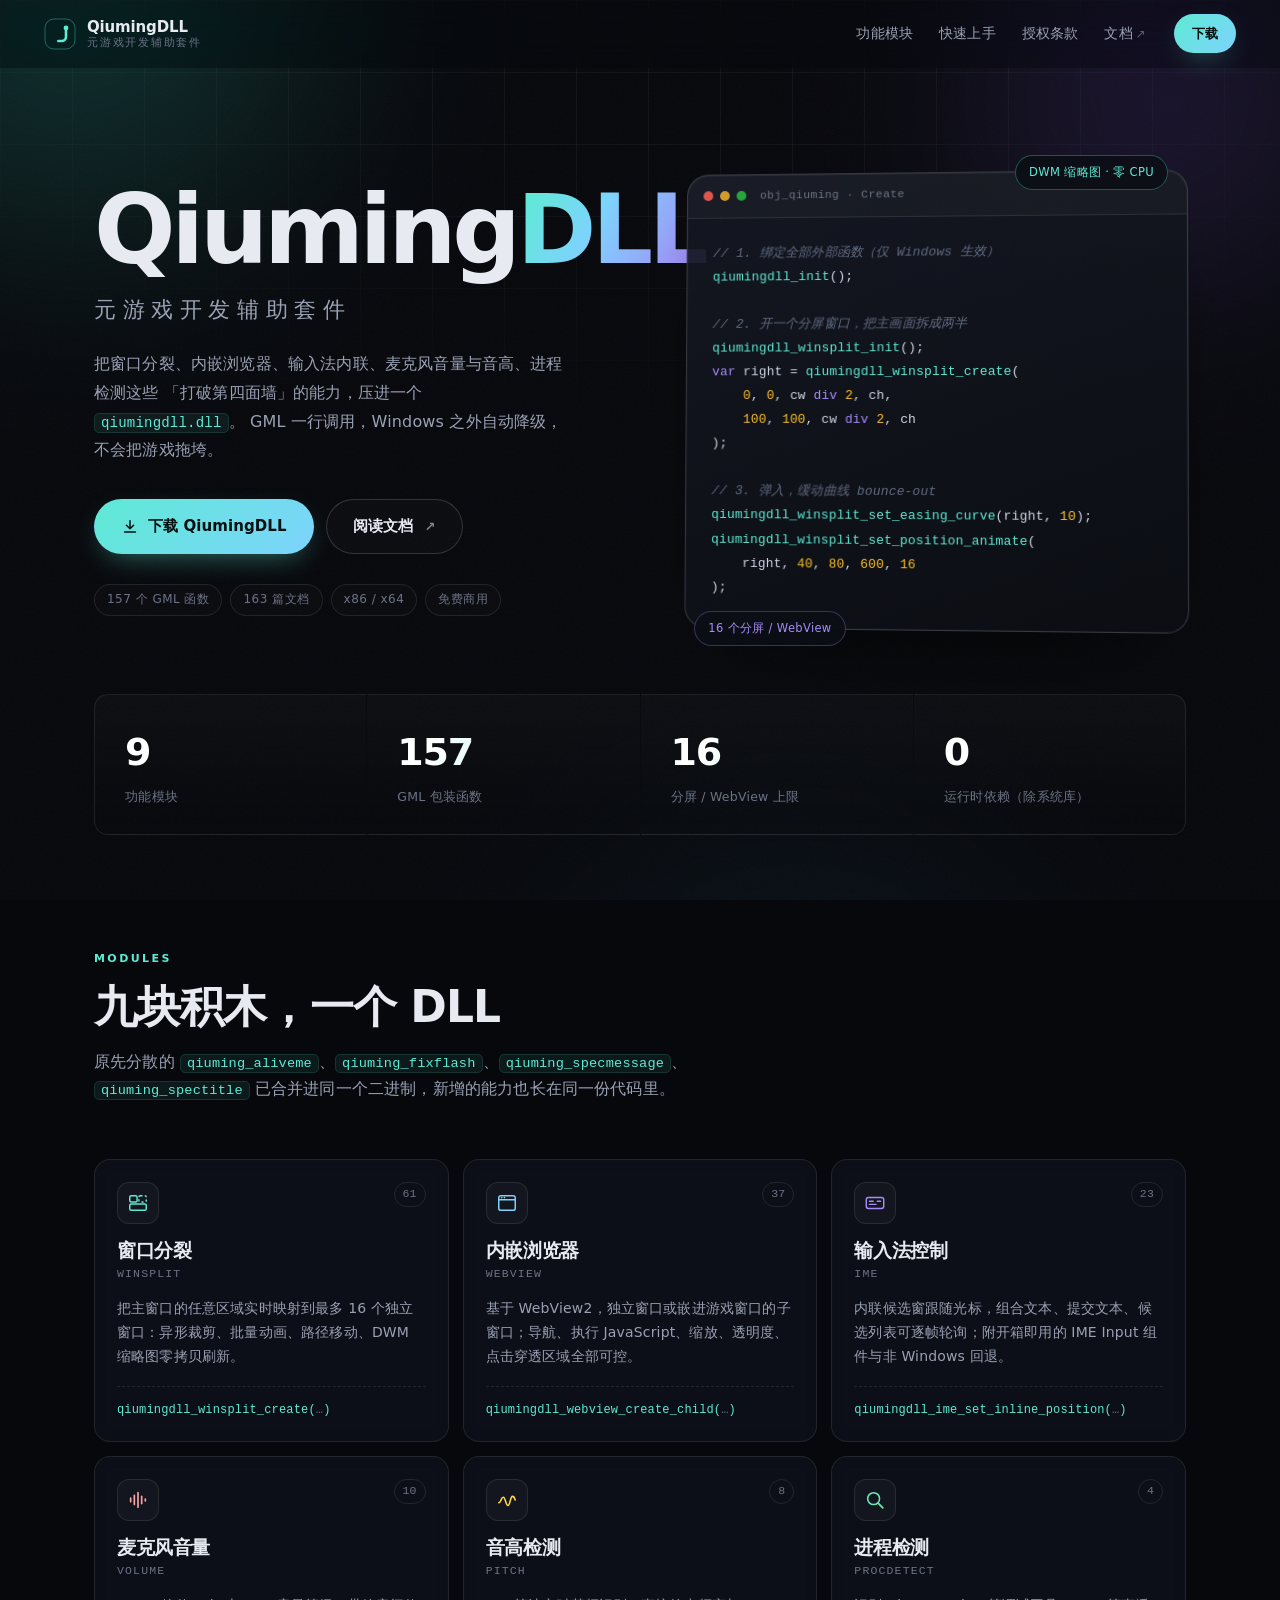
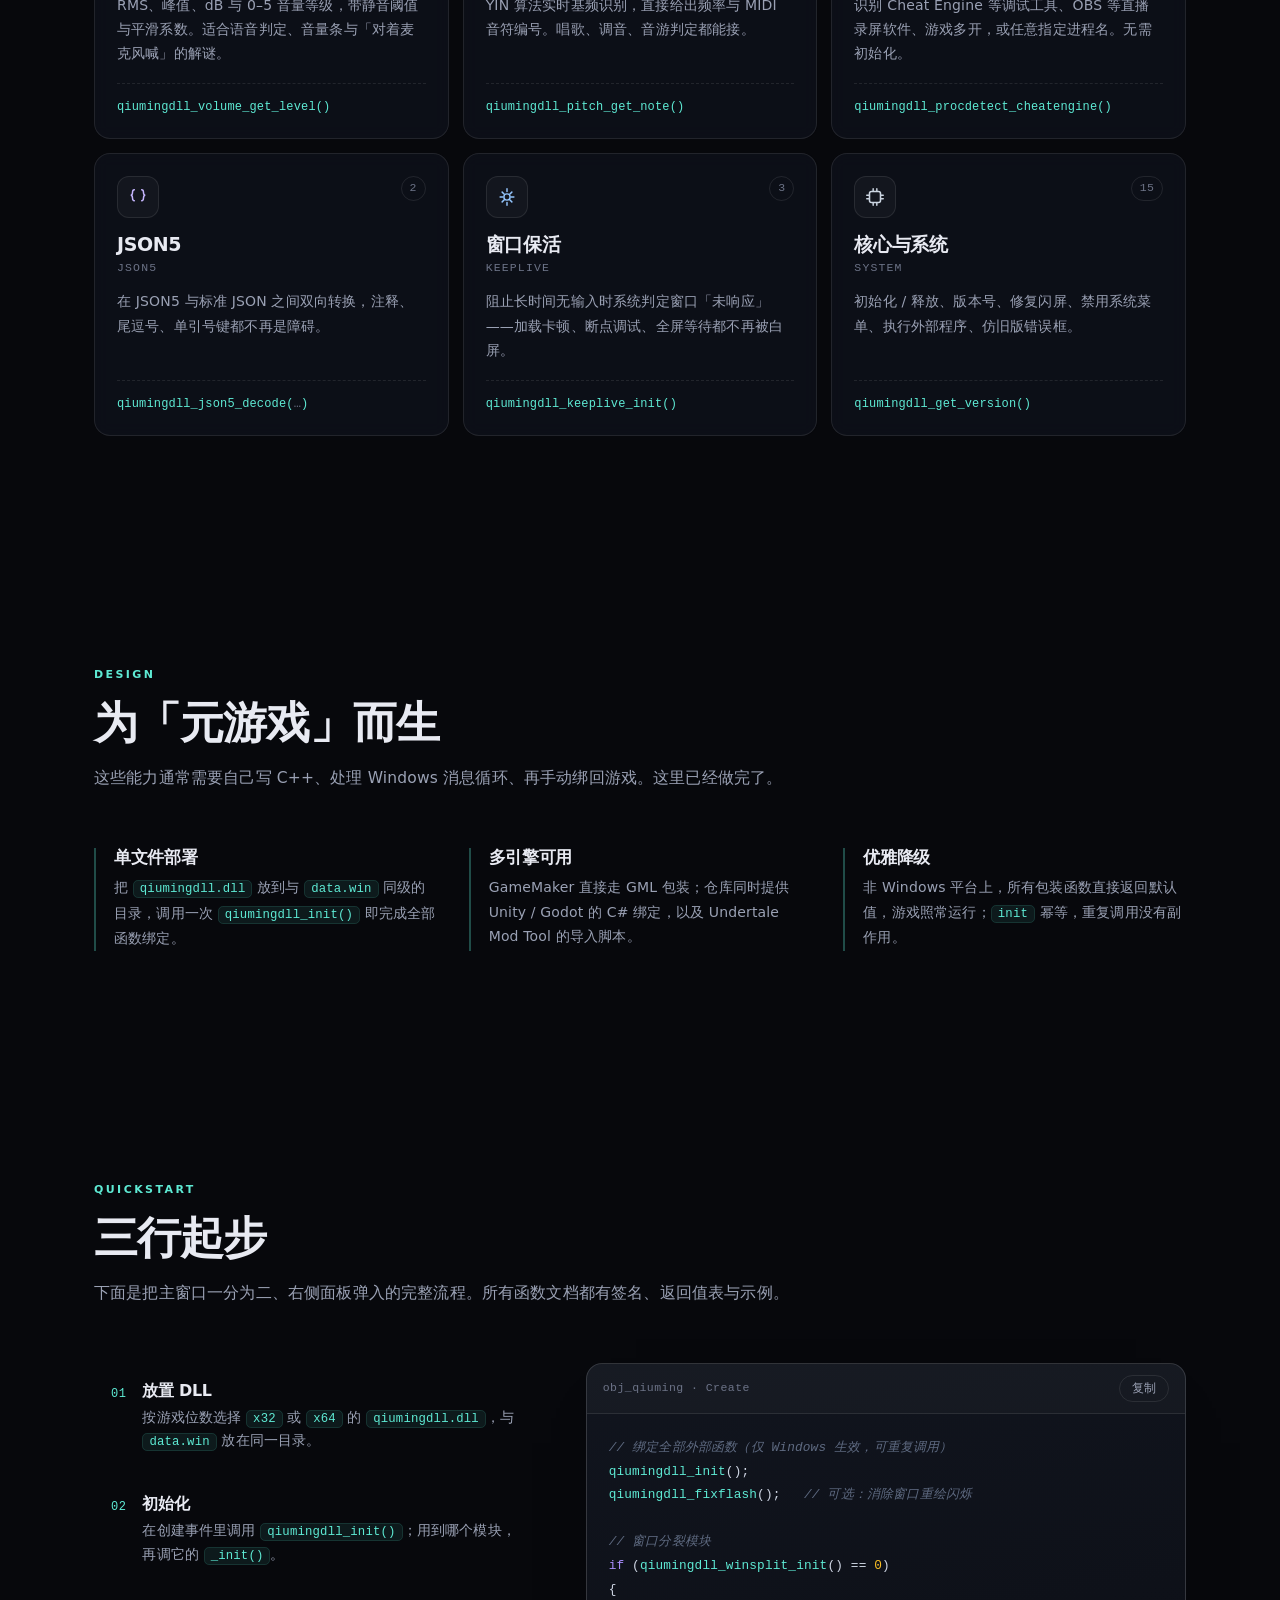
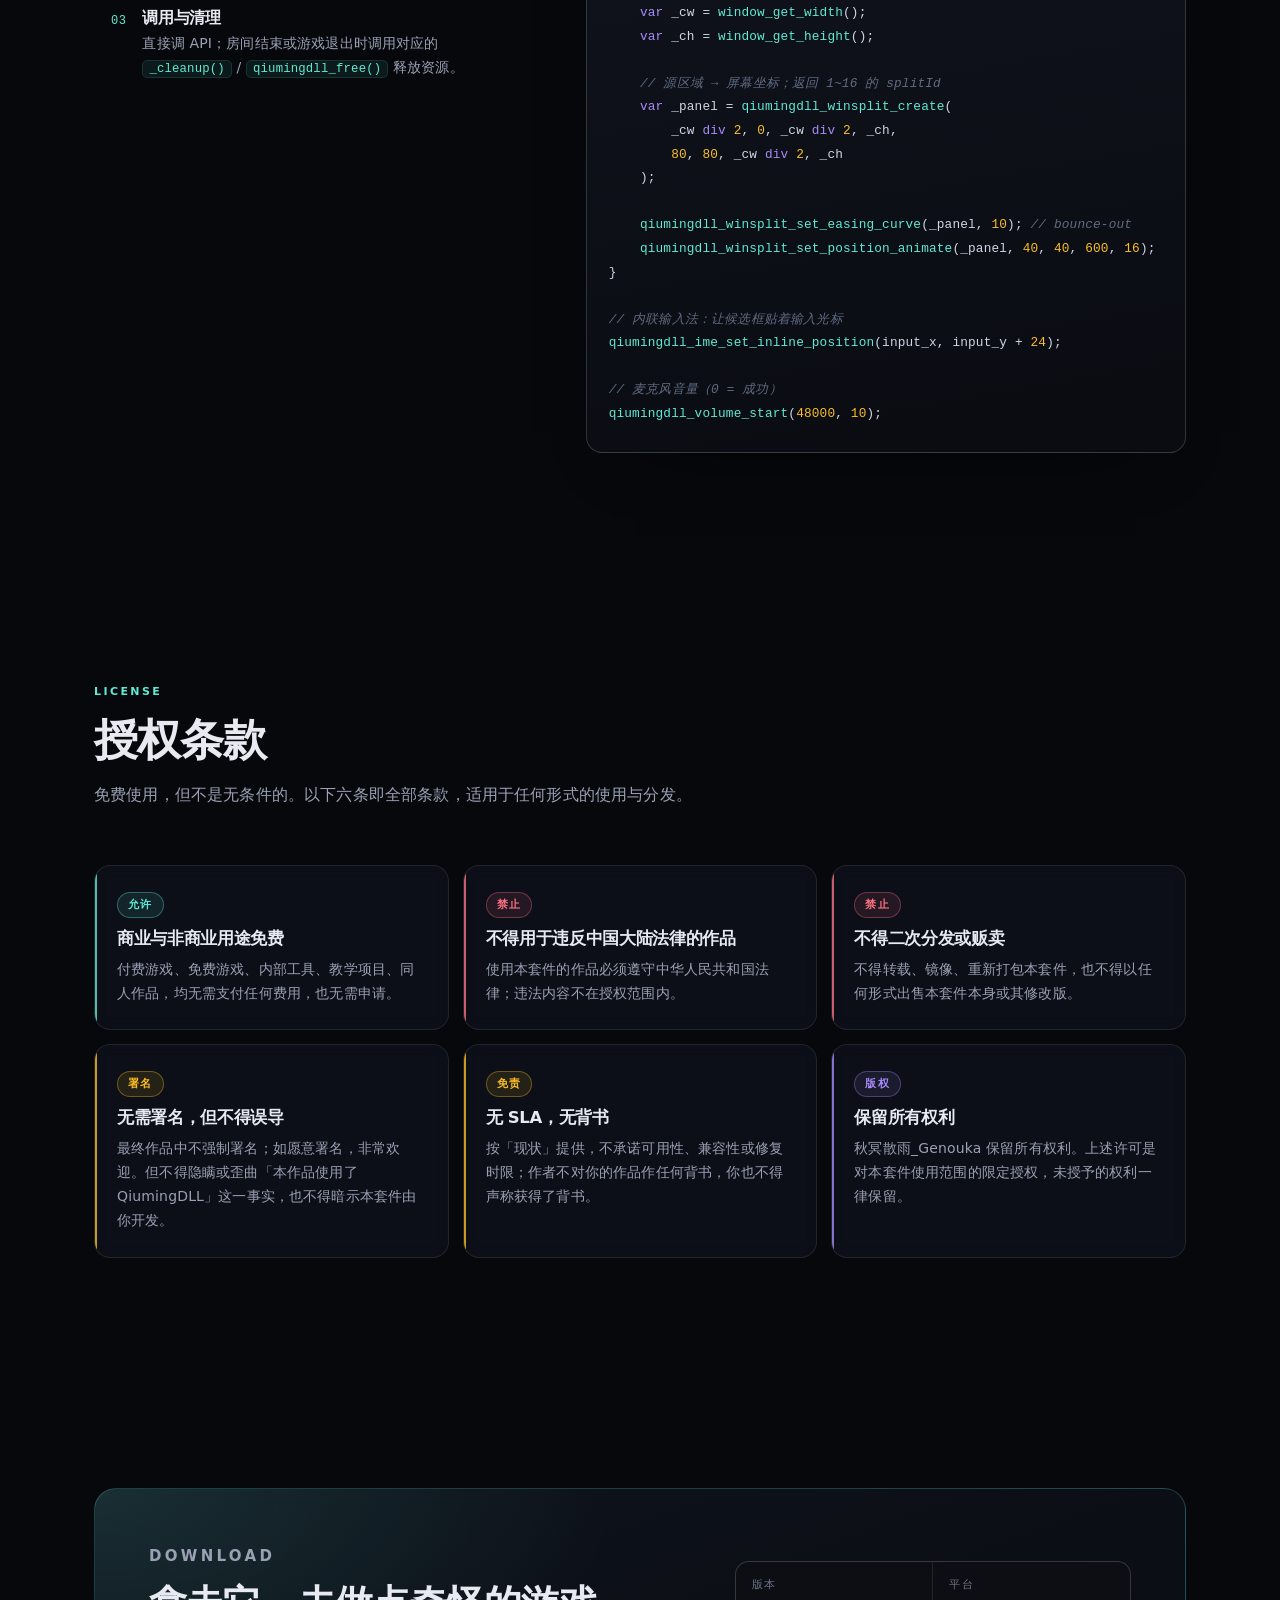
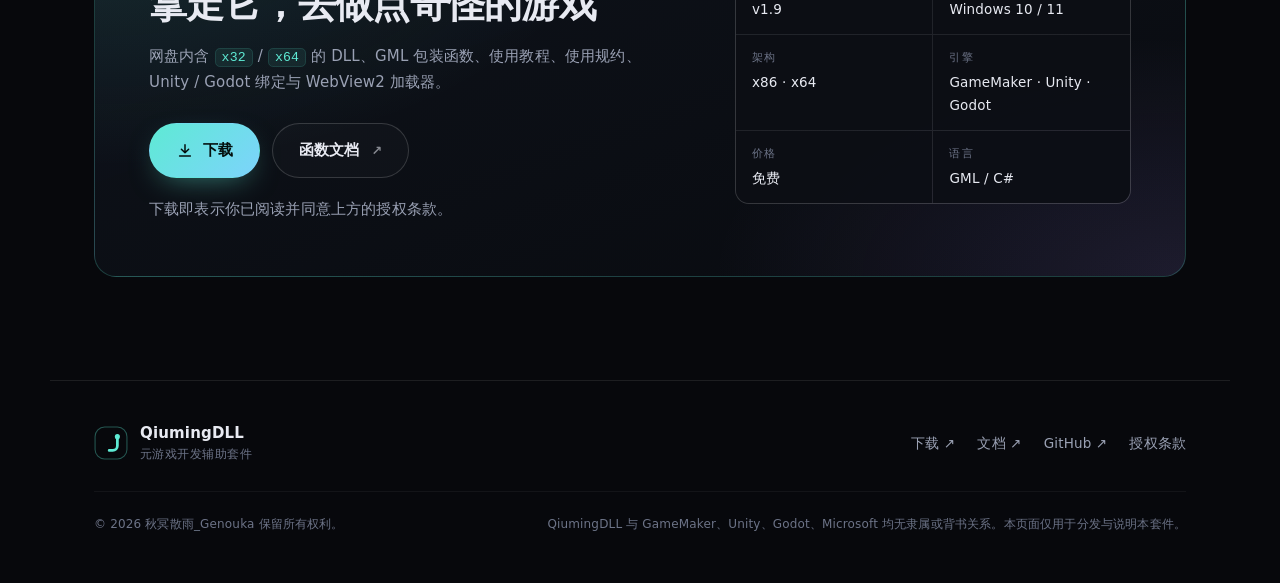
<file: index.html>
<!DOCTYPE html>
<html lang="zh-CN">
<head>
<meta charset="utf-8">
<meta name="viewport" content="width=device-width, initial-scale=1, viewport-fit=cover">
<title>QiumingDLL · 元游戏开发辅助套件</title>
<meta name="description" content="QiumingDLL 是面向 GameMaker、Unity、Godot 等任意引擎的 Windows 扩展：窗口分裂、内嵌浏览器、输入法内联、麦克风音量与音高、进程检测、JSON5。免费用于商业与非商业作品。">
<meta name="theme-color" content="#08090d">
<meta property="og:type" content="website">
<meta property="og:title" content="QiumingDLL · 元游戏开发辅助套件">
<meta property="og:description" content="一个 DLL，把窗口分裂、内嵌浏览器、输入法、麦克风感知与进程检测交给 GameMaker、Unity、Godot。">
<meta property="og:url" content="https://qiumingdll.genouka.top/">
<link rel="icon" href="data:image/svg+xml,%3Csvg xmlns='http://www.w3.org/2000/svg' viewBox='0 0 32 32'%3E%3Crect width='32' height='32' rx='8' fill='%230b0d13'/%3E%3Cpath d='M22 10.5v8.2a4.3 4.3 0 0 1-4.3 4.3h-3.4' fill='none' stroke='%2364e0d0' stroke-width='3' stroke-linecap='round'/%3E%3Ccircle cx='22' cy='10' r='2.6' fill='%23a78bfa'/%3E%3C/svg%3E">
<link rel="stylesheet" href="assets/style.css">
</head>
<body>
<div class="backdrop" aria-hidden="true">
  <div class="orb orb-a"></div>
  <div class="orb orb-b"></div>
  <div class="orb orb-c"></div>
  <div class="grid-lines"></div>
  <div class="grain"></div>
</div>

<a class="skip" href="#main">跳到主要内容</a>

<header class="nav" id="nav">
  <a class="brand" href="#top" aria-label="QiumingDLL 首页">
    <svg class="brand-mark" viewBox="0 0 32 32" aria-hidden="true">
      <rect x="1" y="1" width="30" height="30" rx="9" fill="none" stroke="currentColor" stroke-opacity=".35"/>
      <path d="M22 10.5v8.2a4.3 4.3 0 0 1-4.3 4.3h-3.4" fill="none" stroke="currentColor" stroke-width="2.6" stroke-linecap="round"/>
      <circle cx="22" cy="10" r="2.4" fill="currentColor"/>
    </svg>
    <span class="brand-text">
      <strong>QiumingDLL</strong>
      <em>元游戏开发辅助套件</em>
    </span>
  </a>
  <nav class="nav-links" aria-label="站点导航">
    <a href="#modules">功能模块</a>
    <a href="#quickstart">快速上手</a>
    <a href="#license">授权条款</a>
    <a href="https://genouka.github.io/qiumingdll-docs/#/README" target="_blank" rel="noopener">文档<span class="ext" aria-hidden="true">↗</span></a>
  </nav>
  <a class="btn btn-primary btn-sm nav-cta" href="https://pan.quark.cn/s/0d6d1dbf3702" target="_blank" rel="noopener">下载</a>
  <button class="nav-toggle" id="navToggle" aria-expanded="false" aria-controls="navMenu" aria-label="展开导航">
    <span></span><span></span>
  </button>
  <div class="nav-menu" id="navMenu" hidden>
    <a href="#modules">功能模块</a>
    <a href="#quickstart">快速上手</a>
    <a href="#license">授权条款</a>
    <a href="https://genouka.github.io/qiumingdll-docs/#/README" target="_blank" rel="noopener">文档 ↗</a>
    <a href="https://pan.quark.cn/s/0d6d1dbf3702" target="_blank" rel="noopener">下载 ↗</a>
  </div>
</header>

<main id="main">
  <section class="hero" id="top">
    <div class="hero-copy">
      <h1>Qiuming<span class="grad">DLL</span></h1>
      <p class="tagline">元游戏开发辅助套件</p>
      <p class="lede">
        把窗口分裂、内嵌浏览器、输入法内联、麦克风音量与音高、进程检测这些
        「打破第四面墙」的能力，压进一个 <code>qiumingdll.dll</code>。
        GML 一行调用，Windows 之外自动降级，不会把游戏拖垮。
      </p>
      <div class="hero-actions">
        <a class="btn btn-primary btn-lg" href="https://pan.quark.cn/s/0d6d1dbf3702" target="_blank" rel="noopener">
          <svg viewBox="0 0 20 20" aria-hidden="true"><path d="M10 3v9m0 0 4-4m-4 4L6 8M4 15.5h12" fill="none" stroke="currentColor" stroke-width="1.7" stroke-linecap="round" stroke-linejoin="round"/></svg>
          下载 QiumingDLL
        </a>
        <a class="btn btn-ghost btn-lg" href="https://genouka.github.io/qiumingdll-docs/#/README" target="_blank" rel="noopener">
          阅读文档<span class="ext" aria-hidden="true">↗</span>
        </a>
      </div>
      <ul class="chips" role="list">
        <li>157 个 GML 函数</li>
        <li>163 篇文档</li>
        <li>x86 / x64</li>
        <li>免费商用</li>
      </ul>
    </div>

    <div class="hero-visual">
      <div class="window-card" aria-hidden="true">
        <div class="window-bar">
          <span class="lights"><i></i><i></i><i></i></span>
          <span class="window-title">obj_qiuming · Create</span>
        </div>
<pre class="code code-hero"><code><span class="c">// 1. 绑定全部外部函数（仅 Windows 生效）</span>
<span class="f">qiumingdll_init</span>();

<span class="c">// 2. 开一个分屏窗口，把主画面拆成两半</span>
<span class="f">qiumingdll_winsplit_init</span>();
<span class="k">var</span> right = <span class="f">qiumingdll_winsplit_create</span>(
    <span class="n">0</span>, <span class="n">0</span>, cw <span class="k">div</span> <span class="n">2</span>, ch,
    <span class="n">100</span>, <span class="n">100</span>, cw <span class="k">div</span> <span class="n">2</span>, ch
);

<span class="c">// 3. 弹入，缓动曲线 bounce-out</span>
<span class="f">qiumingdll_winsplit_set_easing_curve</span>(right, <span class="n">10</span>);
<span class="f">qiumingdll_winsplit_set_position_animate</span>(
    right, <span class="n">40</span>, <span class="n">80</span>, <span class="n">600</span>, <span class="n">16</span>
);</code></pre>
      </div>
      <div class="float-tag float-tag-a">DWM 缩略图 · 零 CPU</div>
      <div class="float-tag float-tag-b">16 个分屏 / WebView</div>
    </div>
  </section>

  <section class="stats" aria-label="概览数据">
    <div class="stat"><span class="stat-num">9</span><span class="stat-label">功能模块</span></div>
    <div class="stat"><span class="stat-num">157</span><span class="stat-label">GML 包装函数</span></div>
    <div class="stat"><span class="stat-num">16</span><span class="stat-label">分屏 / WebView 上限</span></div>
    <div class="stat"><span class="stat-num">0</span><span class="stat-label">运行时依赖（除系统库）</span></div>
  </section>

  <section class="section" id="modules">
    <div class="section-head reveal">
      <p class="kicker">Modules</p>
      <h2>九块积木，一个 DLL</h2>
      <p class="section-sub">原先分散的 <code>qiuming_aliveme</code>、<code>qiuming_fixflash</code>、<code>qiuming_specmessage</code>、<code>qiuming_spectitle</code> 已合并进同一个二进制，新增的能力也长在同一份代码里。</p>
    </div>

    <div class="cards">
      <article class="card reveal">
        <div class="card-top">
          <span class="card-icon icon-winsplit" aria-hidden="true">
            <svg viewBox="0 0 24 24"><rect x="3" y="4" width="8" height="7" rx="1.6" fill="none" stroke="currentColor" stroke-width="1.6"/><rect x="13" y="4" width="8" height="7" rx="1.6" fill="none" stroke="currentColor" stroke-width="1.6" stroke-dasharray="2.4 2.4"/><rect x="3" y="13" width="18" height="7" rx="1.6" fill="none" stroke="currentColor" stroke-width="1.6"/></svg>
          </span>
          <span class="card-count">61</span>
        </div>
        <h3>窗口分裂</h3>
        <p class="card-en">winsplit</p>
        <p class="card-desc">把主窗口的任意区域实时映射到最多 16 个独立窗口：异形裁剪、批量动画、路径移动、DWM 缩略图零拷贝刷新。</p>
        <p class="card-api">qiumingdll_winsplit_create(<span>…</span>)</p>
      </article>

      <article class="card reveal">
        <div class="card-top">
          <span class="card-icon icon-webview" aria-hidden="true">
            <svg viewBox="0 0 24 24"><rect x="3" y="4" width="18" height="16" rx="2.4" fill="none" stroke="currentColor" stroke-width="1.6"/><path d="M3 8.5h18" stroke="currentColor" stroke-width="1.6"/><circle cx="6.2" cy="6.2" r=".9" fill="currentColor"/><circle cx="9.2" cy="6.2" r=".9" fill="currentColor"/></svg>
          </span>
          <span class="card-count">37</span>
        </div>
        <h3>内嵌浏览器</h3>
        <p class="card-en">webview</p>
        <p class="card-desc">基于 WebView2，独立窗口或嵌进游戏窗口的子窗口；导航、执行 JavaScript、缩放、透明度、点击穿透区域全部可控。</p>
        <p class="card-api">qiumingdll_webview_create_child(<span>…</span>)</p>
      </article>

      <article class="card reveal">
        <div class="card-top">
          <span class="card-icon icon-ime" aria-hidden="true">
            <svg viewBox="0 0 24 24"><rect x="2.5" y="6" width="19" height="12" rx="2.4" fill="none" stroke="currentColor" stroke-width="1.6"/><path d="M6 10h4M6 13.5h7M14.5 10h3.5" stroke="currentColor" stroke-width="1.6" stroke-linecap="round"/></svg>
          </span>
          <span class="card-count">23</span>
        </div>
        <h3>输入法控制</h3>
        <p class="card-en">ime</p>
        <p class="card-desc">内联候选窗跟随光标，组合文本、提交文本、候选列表可逐帧轮询；附开箱即用的 IME Input 组件与非 Windows 回退。</p>
        <p class="card-api">qiumingdll_ime_set_inline_position(<span>…</span>)</p>
      </article>

      <article class="card reveal">
        <div class="card-top">
          <span class="card-icon icon-volume" aria-hidden="true">
            <svg viewBox="0 0 24 24"><path d="M4 10v4M8 7v10M12 4v16M16 8v8M20 11v2" stroke="currentColor" stroke-width="1.8" stroke-linecap="round"/></svg>
          </span>
          <span class="card-count">10</span>
        </div>
        <h3>麦克风音量</h3>
        <p class="card-en">volume</p>
        <p class="card-desc">RMS、峰值、dB 与 0–5 音量等级，带静音阈值与平滑系数。适合语音判定、音量条与「对着麦克风喊」的解谜。</p>
        <p class="card-api">qiumingdll_volume_get_level()</p>
      </article>

      <article class="card reveal">
        <div class="card-top">
          <span class="card-icon icon-pitch" aria-hidden="true">
            <svg viewBox="0 0 24 24"><path d="M3 15c2.5 0 2.5-6 5-6s2.5 9 5 9 2.5-10 5-10 2.5 4 3 4" fill="none" stroke="currentColor" stroke-width="1.8" stroke-linecap="round"/></svg>
          </span>
          <span class="card-count">8</span>
        </div>
        <h3>音高检测</h3>
        <p class="card-en">pitch</p>
        <p class="card-desc">YIN 算法实时基频识别，直接给出频率与 MIDI 音符编号。唱歌、调音、音游判定都能接。</p>
        <p class="card-api">qiumingdll_pitch_get_note()</p>
      </article>

      <article class="card reveal">
        <div class="card-top">
          <span class="card-icon icon-proc" aria-hidden="true">
            <svg viewBox="0 0 24 24"><circle cx="10.5" cy="10.5" r="6.5" fill="none" stroke="currentColor" stroke-width="1.7"/><path d="m15.4 15.4 5.1 5.1" stroke="currentColor" stroke-width="1.9" stroke-linecap="round"/></svg>
          </span>
          <span class="card-count">4</span>
        </div>
        <h3>进程检测</h3>
        <p class="card-en">procdetect</p>
        <p class="card-desc">识别 Cheat Engine 等调试工具、OBS 等直播录屏软件、游戏多开，或任意指定进程名。无需初始化。</p>
        <p class="card-api">qiumingdll_procdetect_cheatengine()</p>
      </article>

      <article class="card reveal">
        <div class="card-top">
          <span class="card-icon icon-json5" aria-hidden="true">
            <svg viewBox="0 0 24 24"><path d="M8 4c-2 0-2 2-2 3s0 3-2 3c2 0 2 2 2 3s0 3 2 3M16 4c2 0 2 2 2 3s0 3 2 3c-2 0-2 2-2 3s0 3-2 3" fill="none" stroke="currentColor" stroke-width="1.6" stroke-linecap="round"/></svg>
          </span>
          <span class="card-count">2</span>
        </div>
        <h3>JSON5</h3>
        <p class="card-en">json5</p>
        <p class="card-desc">在 JSON5 与标准 JSON 之间双向转换，注释、尾逗号、单引号键都不再是障碍。</p>
        <p class="card-api">qiumingdll_json5_decode(<span>…</span>)</p>
      </article>

      <article class="card reveal">
        <div class="card-top">
          <span class="card-icon icon-keep" aria-hidden="true">
            <svg viewBox="0 0 24 24"><path d="M12 3v3M12 18v3M4.5 12h3M16.5 12h3M6.7 6.7l2.1 2.1M15.2 15.2l2.1 2.1M17.3 6.7l-2.1 2.1M8.8 15.2l-2.1 2.1" stroke="currentColor" stroke-width="1.6" stroke-linecap="round"/><circle cx="12" cy="12" r="3.4" fill="none" stroke="currentColor" stroke-width="1.6"/></svg>
          </span>
          <span class="card-count">3</span>
        </div>
        <h3>窗口保活</h3>
        <p class="card-en">keeplive</p>
        <p class="card-desc">阻止长时间无输入时系统判定窗口「未响应」——加载卡顿、断点调试、全屏等待都不再被白屏。</p>
        <p class="card-api">qiumingdll_keeplive_init()</p>
      </article>

      <article class="card reveal">
        <div class="card-top">
          <span class="card-icon icon-core" aria-hidden="true">
            <svg viewBox="0 0 24 24"><rect x="6" y="6" width="12" height="12" rx="2.2" fill="none" stroke="currentColor" stroke-width="1.7"/><path d="M10 3v2.5M14 3v2.5M10 18.5V21M14 18.5V21M3 10h2.5M3 14h2.5M18.5 10H21M18.5 14H21" stroke="currentColor" stroke-width="1.6" stroke-linecap="round"/></svg>
          </span>
          <span class="card-count">15</span>
        </div>
        <h3>核心与系统</h3>
        <p class="card-en">system</p>
        <p class="card-desc">初始化 / 释放、版本号、修复闪屏、禁用系统菜单、执行外部程序、仿旧版错误框。</p>
        <p class="card-api">qiumingdll_get_version()</p>
      </article>
    </div>
  </section>

  <section class="section" id="design">
    <div class="section-head reveal">
      <p class="kicker">Design</p>
      <h2>为「元游戏」而生</h2>
      <p class="section-sub">这些能力通常需要自己写 C++、处理 Windows 消息循环、再手动绑回游戏。这里已经做完了。</p>
    </div>
    <div class="pillars">
      <div class="pillar reveal">
        <h3>单文件部署</h3>
        <p>把 <code>qiumingdll.dll</code> 放到与 <code>data.win</code> 同级的目录，调用一次 <code>qiumingdll_init()</code> 即完成全部函数绑定。</p>
      </div>
      <div class="pillar reveal">
        <h3>多引擎可用</h3>
        <p>GameMaker 直接走 GML 包装；仓库同时提供 Unity / Godot 的 C# 绑定，以及 Undertale Mod Tool 的导入脚本。</p>
      </div>
      <div class="pillar reveal">
        <h3>优雅降级</h3>
        <p>非 Windows 平台上，所有包装函数直接返回默认值，游戏照常运行；<code>init</code> 幂等，重复调用没有副作用。</p>
      </div>
    </div>
  </section>

  <section class="section" id="quickstart">
    <div class="section-head reveal">
      <p class="kicker">Quickstart</p>
      <h2>三行起步</h2>
      <p class="section-sub">下面是把主窗口一分为二、右侧面板弹入的完整流程。所有函数文档都有签名、返回值表与示例。</p>
    </div>

    <div class="quick-grid">
      <ol class="steps reveal">
        <li>
          <span class="step-num">01</span>
          <div>
            <h3>放置 DLL</h3>
            <p>按游戏位数选择 <code>x32</code> 或 <code>x64</code> 的 <code>qiumingdll.dll</code>，与 <code>data.win</code> 放在同一目录。</p>
          </div>
        </li>
        <li>
          <span class="step-num">02</span>
          <div>
            <h3>初始化</h3>
            <p>在创建事件里调用 <code>qiumingdll_init()</code>；用到哪个模块，再调它的 <code>_init()</code>。</p>
          </div>
        </li>
        <li>
          <span class="step-num">03</span>
          <div>
            <h3>调用与清理</h3>
            <p>直接调 API；房间结束或游戏退出时调用对应的 <code>_cleanup()</code> / <code>qiumingdll_free()</code> 释放资源。</p>
          </div>
        </li>
      </ol>

      <div class="code-panel reveal">
        <div class="code-head">
          <span class="code-file">obj_qiuming · Create</span>
          <button class="copy" type="button" data-copy-target="quickCode">复制</button>
        </div>
<pre class="code" id="quickCode"><code><span class="c">// 绑定全部外部函数（仅 Windows 生效，可重复调用）</span>
<span class="f">qiumingdll_init</span>();
<span class="f">qiumingdll_fixflash</span>();   <span class="c">// 可选：消除窗口重绘闪烁</span>

<span class="c">// 窗口分裂模块</span>
<span class="k">if</span> (<span class="f">qiumingdll_winsplit_init</span>() == <span class="n">0</span>)
{
    <span class="k">var</span> _cw = <span class="f">window_get_width</span>();
    <span class="k">var</span> _ch = <span class="f">window_get_height</span>();

    <span class="c">// 源区域 → 屏幕坐标；返回 1~16 的 splitId</span>
    <span class="k">var</span> _panel = <span class="f">qiumingdll_winsplit_create</span>(
        _cw <span class="k">div</span> <span class="n">2</span>, <span class="n">0</span>, _cw <span class="k">div</span> <span class="n">2</span>, _ch,
        <span class="n">80</span>, <span class="n">80</span>, _cw <span class="k">div</span> <span class="n">2</span>, _ch
    );

    <span class="f">qiumingdll_winsplit_set_easing_curve</span>(_panel, <span class="n">10</span>); <span class="c">// bounce-out</span>
    <span class="f">qiumingdll_winsplit_set_position_animate</span>(_panel, <span class="n">40</span>, <span class="n">40</span>, <span class="n">600</span>, <span class="n">16</span>);
}

<span class="c">// 内联输入法：让候选框贴着输入光标</span>
<span class="f">qiumingdll_ime_set_inline_position</span>(input_x, input_y + <span class="n">24</span>);

<span class="c">// 麦克风音量（0 = 成功）</span>
<span class="f">qiumingdll_volume_start</span>(<span class="n">48000</span>, <span class="n">10</span>);</code></pre>
      </div>
    </div>
  </section>

  <section class="section" id="license">
    <div class="section-head reveal">
      <p class="kicker">License</p>
      <h2>授权条款</h2>
      <p class="section-sub">免费使用，但不是无条件的。以下六条即全部条款，适用于任何形式的使用与分发。</p>
    </div>

    <div class="license-grid">
      <article class="lic lic-allow reveal">
        <span class="lic-tag">允许</span>
        <h3>商业与非商业用途免费</h3>
        <p>付费游戏、免费游戏、内部工具、教学项目、同人作品，均无需支付任何费用，也无需申请。</p>
      </article>
      <article class="lic lic-deny reveal">
        <span class="lic-tag">禁止</span>
        <h3>不得用于违反中国大陆法律的作品</h3>
        <p>使用本套件的作品必须遵守中华人民共和国法律；违法内容不在授权范围内。</p>
      </article>
      <article class="lic lic-deny reveal">
        <span class="lic-tag">禁止</span>
        <h3>不得二次分发或贩卖</h3>
        <p>不得转载、镜像、重新打包本套件，也不得以任何形式出售本套件本身或其修改版。</p>
      </article>
      <article class="lic lic-neutral reveal">
        <span class="lic-tag">署名</span>
        <h3>无需署名，但不得误导</h3>
        <p>最终作品中不强制署名；如愿意署名，非常欢迎。但不得隐瞒或歪曲「本作品使用了 QiumingDLL」这一事实，也不得暗示本套件由你开发。</p>
      </article>
      <article class="lic lic-neutral reveal">
        <span class="lic-tag">免责</span>
        <h3>无 SLA，无背书</h3>
        <p>按「现状」提供，不承诺可用性、兼容性或修复时限；作者不对你的作品作任何背书，你也不得声称获得了背书。</p>
      </article>
      <article class="lic lic-copy reveal">
        <span class="lic-tag">版权</span>
        <h3>保留所有权利</h3>
        <p>秋冥散雨_Genouka 保留所有权利。上述许可是对本套件使用范围的限定授权，未授予的权利一律保留。</p>
      </article>
    </div>
  </section>

  <section class="section download" id="download">
    <div class="download-card reveal">
      <div class="download-copy">
        <p class="kicker">Download</p>
        <h2>拿走它，去做点奇怪的游戏</h2>
        <p>网盘内含 <code>x32</code> / <code>x64</code> 的 DLL、GML 包装函数、使用教程、使用规约、Unity / Godot 绑定与 WebView2 加载器。</p>
        <div class="download-actions">
          <a class="btn btn-primary btn-lg" href="https://pan.quark.cn/s/0d6d1dbf3702" target="_blank" rel="noopener">
            <svg viewBox="0 0 20 20" aria-hidden="true"><path d="M10 3v9m0 0 4-4m-4 4L6 8M4 15.5h12" fill="none" stroke="currentColor" stroke-width="1.7" stroke-linecap="round" stroke-linejoin="round"/></svg>
            下载
          </a>
          <a class="btn btn-ghost btn-lg" href="https://genouka.github.io/qiumingdll-docs/#/README" target="_blank" rel="noopener">函数文档<span class="ext" aria-hidden="true">↗</span></a>
        </div>
        <p class="download-note">下载即表示你已阅读并同意上方的授权条款。</p>
      </div>
      <dl class="download-meta">
        <div><dt>版本</dt><dd>v1.9</dd></div>
        <div><dt>平台</dt><dd>Windows 10 / 11</dd></div>
        <div><dt>架构</dt><dd>x86 · x64</dd></div>
        <div><dt>引擎</dt><dd>GameMaker · Unity · Godot</dd></div>
        <div><dt>价格</dt><dd>免费</dd></div>
        <div><dt>语言</dt><dd>GML / C#</dd></div>
      </dl>
    </div>
  </section>
</main>

<footer class="footer">
  <div class="footer-main">
    <div class="footer-brand">
      <svg class="brand-mark" viewBox="0 0 32 32" aria-hidden="true">
        <rect x="1" y="1" width="30" height="30" rx="9" fill="none" stroke="currentColor" stroke-opacity=".35"/>
        <path d="M22 10.5v8.2a4.3 4.3 0 0 1-4.3 4.3h-3.4" fill="none" stroke="currentColor" stroke-width="2.6" stroke-linecap="round"/>
        <circle cx="22" cy="10" r="2.4" fill="currentColor"/>
      </svg>
      <div>
        <strong>QiumingDLL</strong>
        <p>元游戏开发辅助套件</p>
      </div>
    </div>
    <nav class="footer-links" aria-label="页脚导航">
      <a href="https://pan.quark.cn/s/0d6d1dbf3702" target="_blank" rel="noopener">下载 ↗</a>
      <a href="https://genouka.github.io/qiumingdll-docs/#/README" target="_blank" rel="noopener">文档 ↗</a>
      <a href="https://github.com/Genouka" target="_blank" rel="noopener">GitHub ↗</a>
      <a href="#license">授权条款</a>
    </nav>
  </div>
  <div class="footer-legal">
    <p>© <span id="year">2026</span> 秋冥散雨_Genouka 保留所有权利。</p>
    <p>QiumingDLL 与 GameMaker、Unity、Godot、Microsoft 均无隶属或背书关系。本页面仅用于分发与说明本套件。</p>
  </div>
</footer>

<script src="assets/app.js" defer></script>
  <script defer src="https://status.genouka.top/script.js" data-website-id="16dfaa0b-5d4f-47ee-bc15-7b63c98e124f"></script>
</body>
</html>
</file>
<file: assets/style.css>
/* QiumingDLL — qiumingdll.genouka.top */

:root {
  --bg: #07080c;
  --bg-elev: #0d0f16;
  --bg-card: rgba(16, 19, 28, .72);
  --line: rgba(255, 255, 255, .09);
  --line-strong: rgba(255, 255, 255, .16);
  --text: #e8eaf2;
  --text-dim: #9aa1b4;
  --text-mute: #6c7387;
  --teal: #5eead4;
  --teal-deep: #14b8a6;
  --violet: #a78bfa;
  --amber: #fbbf24;
  --rose: #fb7185;
  --radius: 16px;
  --radius-lg: 22px;
  --maxw: 1180px;
  --mono: ui-monospace, "SFMono-Regular", "JetBrains Mono", "Cascadia Code", Consolas, "Liberation Mono", monospace;
  --sans: "Inter", "Segoe UI", "PingFang SC", "Hiragino Sans GB", "Microsoft YaHei", system-ui, -apple-system, sans-serif;
}

*,
*::before,
*::after { box-sizing: border-box; }

html {
  scroll-behavior: smooth;
  -webkit-text-size-adjust: 100%;
}

body {
  margin: 0;
  background: var(--bg);
  color: var(--text);
  font-family: var(--sans);
  font-size: 16px;
  line-height: 1.65;
  letter-spacing: .01em;
  -webkit-font-smoothing: antialiased;
  overflow-x: hidden;
}

h1, h2, h3 { margin: 0; line-height: 1.15; letter-spacing: -.02em; font-weight: 650; }
p { margin: 0; }
a { color: inherit; text-decoration: none; }
code, pre { font-family: var(--mono); }
img, svg { display: block; }

::selection { background: rgba(94, 234, 212, .28); color: #fff; }

.skip {
  position: absolute;
  left: -9999px;
  top: 0;
  z-index: 200;
  padding: 12px 18px;
  background: var(--teal);
  color: #04100e;
  border-radius: 0 0 10px 0;
  font-weight: 600;
}
.skip:focus { left: 0; }

/* ---------- backdrop ---------- */

.backdrop {
  position: fixed;
  inset: 0;
  z-index: 0;
  overflow: hidden;
  pointer-events: none;
}

.orb {
  position: absolute;
  border-radius: 50%;
  filter: blur(90px);
  opacity: .5;
}
.orb-a {
  width: 620px; height: 620px;
  top: -260px; left: -180px;
  background: radial-gradient(circle at 40% 40%, rgba(45, 212, 191, .5), transparent 68%);
}
.orb-b {
  width: 560px; height: 560px;
  top: -180px; right: -160px;
  background: radial-gradient(circle at 50% 50%, rgba(139, 92, 246, .42), transparent 68%);
}
.orb-c {
  width: 720px; height: 720px;
  bottom: -560px; left: 34%;
  background: radial-gradient(circle at 50% 50%, rgba(56, 189, 248, .2), transparent 70%);
}

.grid-lines {
  position: absolute;
  inset: 0;
  background-image:
    linear-gradient(to right, rgba(255, 255, 255, .045) 1px, transparent 1px),
    linear-gradient(to bottom, rgba(255, 255, 255, .045) 1px, transparent 1px);
  background-size: 72px 72px;
  mask-image: radial-gradient(ellipse 90% 60% at 50% 0%, #000 30%, transparent 78%);
  -webkit-mask-image: radial-gradient(ellipse 90% 60% at 50% 0%, #000 30%, transparent 78%);
}

.grain {
  position: absolute;
  inset: 0;
  opacity: .035;
  background-image: url("data:image/svg+xml,%3Csvg xmlns='http://www.w3.org/2000/svg' width='160' height='160'%3E%3Cfilter id='n'%3E%3CfeTurbulence type='fractalNoise' baseFrequency='.85' numOctaves='3'/%3E%3C/filter%3E%3Crect width='160' height='160' filter='url(%23n)'/%3E%3C/svg%3E");
}

/* ---------- nav ---------- */

.nav {
  position: sticky;
  top: 0;
  z-index: 60;
  display: flex;
  align-items: center;
  gap: 28px;
  padding: 14px clamp(18px, 4vw, 44px);
  border-bottom: 1px solid transparent;
  background: rgba(7, 8, 12, .4);
  backdrop-filter: blur(16px) saturate(140%);
  -webkit-backdrop-filter: blur(16px) saturate(140%);
  transition: background .3s, border-color .3s, box-shadow .3s;
}
.nav.is-stuck {
  background: rgba(7, 8, 12, .82);
  border-bottom-color: var(--line);
  box-shadow: 0 12px 32px -24px #000;
}

.brand {
  display: flex;
  align-items: center;
  gap: 11px;
  margin-right: auto;
}
.brand-mark {
  width: 32px; height: 32px;
  color: var(--teal);
  flex: none;
}
.brand-text { display: flex; flex-direction: column; line-height: 1.2; }
.brand-text strong { font-size: 15px; letter-spacing: -.01em; }
.brand-text em {
  font-style: normal;
  font-size: 11px;
  letter-spacing: .16em;
  color: var(--text-mute);
  text-transform: uppercase;
}

.nav-links {
  display: flex;
  align-items: center;
  gap: 26px;
  font-size: 14px;
  color: var(--text-dim);
}
.nav-links a {
  position: relative;
  padding: 4px 0;
  transition: color .2s;
}
.nav-links a::after {
  content: "";
  position: absolute;
  left: 0; right: 0; bottom: -2px;
  height: 1px;
  background: linear-gradient(90deg, var(--teal), var(--violet));
  transform: scaleX(0);
  transform-origin: left;
  transition: transform .25s ease;
}
.nav-links a:hover { color: var(--text); }
.nav-links a:hover::after { transform: scaleX(1); }

.ext { font-size: .85em; opacity: .55; margin-left: 3px; }

.nav-toggle {
  display: none;
  flex-direction: column;
  justify-content: center;
  gap: 5px;
  width: 40px; height: 40px;
  padding: 0 10px;
  background: none;
  border: 1px solid var(--line);
  border-radius: 10px;
  cursor: pointer;
}
.nav-toggle span {
  display: block;
  height: 1.6px;
  background: var(--text);
  border-radius: 2px;
  transition: transform .25s, opacity .25s;
}
.nav-toggle[aria-expanded="true"] span:first-child { transform: translateY(3.3px) rotate(45deg); }
.nav-toggle[aria-expanded="true"] span:last-child { transform: translateY(-3.3px) rotate(-45deg); }

.nav-menu {
  position: absolute;
  top: calc(100% + 1px);
  left: 0; right: 0;
  display: flex;
  flex-direction: column;
  gap: 2px;
  padding: 10px clamp(18px, 4vw, 44px) 18px;
  background: rgba(9, 11, 17, .97);
  border-bottom: 1px solid var(--line);
  backdrop-filter: blur(18px);
  -webkit-backdrop-filter: blur(18px);
}
.nav-menu[hidden] { display: none; }
.nav-menu a {
  padding: 12px 4px;
  font-size: 15px;
  color: var(--text-dim);
  border-bottom: 1px solid rgba(255, 255, 255, .05);
}
.nav-menu a:last-child { border-bottom: 0; }
.nav-menu a:hover { color: var(--teal); }

/* ---------- buttons ---------- */

.btn {
  display: inline-flex;
  align-items: center;
  justify-content: center;
  gap: 9px;
  padding: 11px 20px;
  border-radius: 999px;
  border: 1px solid transparent;
  font-size: 14px;
  font-weight: 600;
  letter-spacing: .005em;
  white-space: nowrap;
  cursor: pointer;
  transition: transform .18s ease, box-shadow .25s ease, background .2s, border-color .2s, color .2s;
}
.btn svg { width: 18px; height: 18px; flex: none; }
.btn-sm { padding: 8px 17px; font-size: 13px; }
.btn-lg { padding: 14px 26px; font-size: 15px; }

.btn-primary {
  background: linear-gradient(135deg, var(--teal) 0%, #7dd3fc 100%);
  color: #04100e;
  box-shadow: 0 10px 30px -12px rgba(94, 234, 212, .55);
}
.btn-primary:hover {
  transform: translateY(-2px);
  box-shadow: 0 18px 40px -14px rgba(94, 234, 212, .7);
}
.btn-ghost {
  border-color: var(--line-strong);
  color: var(--text);
  background: rgba(255, 255, 255, .02);
}
.btn-ghost:hover {
  border-color: rgba(94, 234, 212, .5);
  color: var(--teal);
  background: rgba(94, 234, 212, .06);
}
.btn:active { transform: translateY(0); }

/* ---------- layout ---------- */

main { position: relative; z-index: 1; }

.section {
  max-width: var(--maxw);
  margin: 0 auto;
  padding: clamp(64px, 9vw, 120px) clamp(18px, 4vw, 44px);
}

.section-head { max-width: 720px; margin-bottom: clamp(36px, 5vw, 56px); }
.kicker {
  font-size: 11px;
  letter-spacing: .22em;
  text-transform: uppercase;
  color: var(--teal);
  margin-bottom: 14px;
  font-weight: 600;
}
.section-head h2 {
  font-size: clamp(28px, 4vw, 44px);
  margin-bottom: 16px;
}
.section-sub {
  color: var(--text-dim);
  font-size: 15.5px;
  line-height: 1.75;
}
.section-sub code, .pillar code, .download-copy code, .steps code {
  font-size: .88em;
  color: var(--teal);
  background: rgba(94, 234, 212, .08);
  padding: 1px 6px;
  border-radius: 5px;
  border: 1px solid rgba(94, 234, 212, .12);
}

/* ---------- hero ---------- */

.hero {
  display: grid;
  grid-template-columns: minmax(0, 1.02fr) minmax(0, .98fr);
  gap: clamp(36px, 5vw, 68px);
  align-items: center;
  max-width: var(--maxw);
  margin: 0 auto;
  padding: clamp(52px, 8vw, 104px) clamp(18px, 4vw, 44px) clamp(40px, 5vw, 64px);
}

.eyebrow {
  display: inline-flex;
  align-items: center;
  gap: 9px;
  padding: 6px 14px 6px 11px;
  margin-bottom: 26px;
  border: 1px solid var(--line);
  border-radius: 999px;
  background: rgba(255, 255, 255, .025);
  font-size: 12px;
  letter-spacing: .06em;
  color: var(--text-dim);
}
.eyebrow .dot {
  width: 6px; height: 6px;
  border-radius: 50%;
  background: var(--teal);
  box-shadow: 0 0 0 4px rgba(94, 234, 212, .14);
  animation: pulse 2.6s ease-in-out infinite;
}
@keyframes pulse {
  0%, 100% { box-shadow: 0 0 0 3px rgba(94, 234, 212, .12); }
  50% { box-shadow: 0 0 0 7px rgba(94, 234, 212, .03); }
}

.hero h1 {
  font-size: clamp(52px, 8.4vw, 96px);
  font-weight: 700;
  letter-spacing: -.045em;
  line-height: .95;
}
.grad {
  background: linear-gradient(120deg, var(--teal) 8%, #7dd3fc 42%, var(--violet) 92%);
  -webkit-background-clip: text;
  background-clip: text;
  color: transparent;
}

.tagline {
  margin-top: 16px;
  font-size: clamp(17px, 2.1vw, 22px);
  letter-spacing: .3em;
  color: var(--text-dim);
  font-weight: 500;
}

.lede {
  margin-top: 22px;
  max-width: 30em;
  font-size: 16px;
  line-height: 1.8;
  color: var(--text-dim);
}
.lede code {
  font-size: .88em;
  color: var(--teal);
  background: rgba(94, 234, 212, .08);
  border: 1px solid rgba(94, 234, 212, .12);
  padding: 1px 6px;
  border-radius: 5px;
}

.hero-actions {
  display: flex;
  flex-wrap: wrap;
  gap: 12px;
  margin-top: 34px;
}

.chips {
  display: flex;
  flex-wrap: wrap;
  gap: 8px;
  margin: 30px 0 0;
  padding: 0;
  list-style: none;
}
.chips li {
  padding: 5px 12px;
  border: 1px solid var(--line);
  border-radius: 999px;
  font-size: 12px;
  color: var(--text-mute);
  letter-spacing: .04em;
  background: rgba(255, 255, 255, .015);
}

/* ---------- hero code window ---------- */

.hero-visual { position: relative; }

.window-card {
  position: relative;
  border: 1px solid var(--line-strong);
  border-radius: var(--radius-lg);
  background: linear-gradient(160deg, rgba(20, 24, 34, .92), rgba(11, 13, 19, .96));
  box-shadow:
    0 40px 90px -50px rgba(0, 0, 0, .95),
    0 0 0 1px rgba(255, 255, 255, .02) inset,
    0 1px 0 rgba(255, 255, 255, .06) inset;
  overflow: hidden;
  transform: perspective(1400px) rotateY(-4deg) rotateX(1.5deg);
  transition: transform .6s cubic-bezier(.22, .68, .36, 1);
}
.hero-visual:hover .window-card {
  transform: perspective(1400px) rotateY(0deg) rotateX(0deg);
}

.window-bar {
  display: flex;
  align-items: center;
  gap: 14px;
  padding: 12px 16px;
  border-bottom: 1px solid var(--line);
  background: rgba(255, 255, 255, .022);
}
.lights { display: flex; gap: 7px; }
.lights i {
  width: 10px; height: 10px;
  border-radius: 50%;
  background: #3a3f4d;
}
.lights i:first-child { background: #ff5f57; opacity: .85; }
.lights i:nth-child(2) { background: #febc2e; opacity: .8; }
.lights i:last-child { background: #28c840; opacity: .8; }
.window-title {
  font-family: var(--mono);
  font-size: 11.5px;
  color: var(--text-mute);
  letter-spacing: .04em;
}

.code {
  margin: 0;
  padding: 22px 22px 26px;
  font-size: 12.75px;
  line-height: 1.85;
  color: #cfd6e4;
  overflow-x: auto;
  tab-size: 4;
  -webkit-overflow-scrolling: touch;
}
.code-hero { font-size: 13px; padding: 24px 26px 28px; }

.code .c { color: #5f6b82; font-style: italic; }
.code .f { color: var(--teal); }
.code .k { color: var(--violet); }
.code .n { color: var(--amber); }
.code .s { color: #fca5a5; }

.float-tag {
  position: absolute;
  padding: 7px 13px;
  border-radius: 999px;
  border: 1px solid var(--line-strong);
  background: rgba(12, 15, 22, .92);
  backdrop-filter: blur(10px);
  -webkit-backdrop-filter: blur(10px);
  font-size: 11.5px;
  letter-spacing: .03em;
  color: var(--text-dim);
  box-shadow: 0 14px 30px -20px #000;
  animation: float 7s ease-in-out infinite;
}
.float-tag-a { top: -16px; right: 18px; color: var(--teal); border-color: rgba(94, 234, 212, .3); }
.float-tag-b { bottom: -16px; left: 12px; animation-delay: -3.4s; color: var(--violet); border-color: rgba(167, 139, 250, .3); }
@keyframes float {
  0%, 100% { transform: translateY(0); }
  50% { transform: translateY(-7px); }
}

/* ---------- stats ---------- */

.stats {
  display: grid;
  grid-template-columns: repeat(4, 1fr);
  gap: 1px;
  max-width: var(--maxw);
  margin: 0 auto;
  padding: 0 clamp(18px, 4vw, 44px);
}
.stat {
  display: flex;
  flex-direction: column;
  gap: 4px;
  padding: 26px clamp(14px, 2.4vw, 30px);
  background: linear-gradient(180deg, rgba(255, 255, 255, .028), transparent);
  border-top: 1px solid var(--line);
  border-bottom: 1px solid var(--line);
}
.stat:first-child { border-left: 1px solid var(--line); border-radius: 14px 0 0 14px; }
.stat:last-child { border-right: 1px solid var(--line); border-radius: 0 14px 14px 0; }
.stat-num {
  font-size: clamp(26px, 3.4vw, 38px);
  font-weight: 650;
  letter-spacing: -.03em;
  background: linear-gradient(120deg, #fff 20%, var(--teal) 130%);
  -webkit-background-clip: text;
  background-clip: text;
  color: transparent;
  font-variant-numeric: tabular-nums;
}
.stat-label { font-size: 12.5px; color: var(--text-mute); letter-spacing: .02em; }

/* ---------- module cards ---------- */

.cards {
  display: grid;
  grid-template-columns: repeat(auto-fit, minmax(272px, 1fr));
  gap: 14px;
}

.card {
  position: relative;
  display: flex;
  flex-direction: column;
  padding: 22px 22px 20px;
  border: 1px solid var(--line);
  border-radius: var(--radius);
  background: var(--bg-card);
  backdrop-filter: blur(8px);
  -webkit-backdrop-filter: blur(8px);
  overflow: hidden;
  transition: transform .3s cubic-bezier(.22, .68, .36, 1), border-color .3s, background .3s;
}
.card::before {
  content: "";
  position: absolute;
  inset: -1px -1px auto;
  height: 1px;
  background: linear-gradient(90deg, transparent, rgba(94, 234, 212, .55), rgba(167, 139, 250, .4), transparent);
  opacity: 0;
  transition: opacity .35s;
}
.card:hover {
  transform: translateY(-4px);
  border-color: var(--line-strong);
  background: rgba(21, 25, 36, .82);
}
.card:hover::before { opacity: 1; }

.card-top {
  display: flex;
  align-items: flex-start;
  justify-content: space-between;
  margin-bottom: 16px;
}
.card-icon {
  display: grid;
  place-items: center;
  width: 42px; height: 42px;
  border-radius: 12px;
  border: 1px solid var(--line);
  background: rgba(255, 255, 255, .03);
  color: var(--teal);
}
.card-icon svg { width: 22px; height: 22px; }
.icon-winsplit { color: var(--teal); }
.icon-webview { color: #7dd3fc; }
.icon-ime { color: var(--violet); }
.icon-volume { color: #fca5a5; }
.icon-pitch { color: #fcd34d; }
.icon-proc { color: #6ee7b7; }
.icon-json5 { color: #c4b5fd; }
.icon-keep { color: #93c5fd; }
.icon-core { color: #cbd5e1; }

.card-count {
  font-family: var(--mono);
  font-size: 11.5px;
  color: var(--text-mute);
  padding: 2px 8px;
  border: 1px solid var(--line);
  border-radius: 999px;
}

.card h3 { font-size: 19px; margin-bottom: 3px; }
.card-en {
  font-family: var(--mono);
  font-size: 11.5px;
  letter-spacing: .1em;
  text-transform: uppercase;
  color: var(--text-mute);
  margin-bottom: 12px;
}
.card-desc {
  font-size: 14px;
  line-height: 1.72;
  color: var(--text-dim);
  flex: 1;
}
.card-api {
  margin-top: 18px;
  padding-top: 14px;
  border-top: 1px dashed var(--line);
  font-family: var(--mono);
  font-size: 12px;
  color: var(--teal);
  overflow-wrap: anywhere;
}
.card-api span { color: var(--text-mute); }

/* ---------- pillars ---------- */

.pillars {
  display: grid;
  grid-template-columns: repeat(auto-fit, minmax(240px, 1fr));
  gap: 26px 32px;
}
.pillar {
  padding-left: 18px;
  border-left: 2px solid rgba(94, 234, 212, .3);
}
.pillar h3 { font-size: 17px; margin-bottom: 8px; }
.pillar p { font-size: 14px; line-height: 1.75; color: var(--text-dim); }

/* ---------- quickstart ---------- */

.quick-grid {
  display: grid;
  grid-template-columns: minmax(0, .85fr) minmax(0, 1.15fr);
  gap: clamp(24px, 4vw, 48px);
  align-items: start;
}

.steps {
  display: flex;
  flex-direction: column;
  gap: 4px;
  margin: 0;
  padding: 0;
  list-style: none;
  counter-reset: step;
}
.steps li {
  display: flex;
  gap: 16px;
  padding: 18px 16px;
  border-radius: 12px;
  border: 1px solid transparent;
  transition: background .25s, border-color .25s;
}
.steps li:hover {
  background: rgba(255, 255, 255, .022);
  border-color: var(--line);
}
.step-num {
  font-family: var(--mono);
  font-size: 12px;
  color: var(--teal);
  padding-top: 3px;
  letter-spacing: .04em;
}
.steps h3 { font-size: 16px; margin-bottom: 5px; }
.steps p { font-size: 14px; line-height: 1.7; color: var(--text-dim); }

.code-panel {
  border: 1px solid var(--line-strong);
  border-radius: var(--radius);
  background: linear-gradient(170deg, rgba(18, 22, 32, .94), rgba(10, 12, 18, .97));
  box-shadow: 0 30px 70px -50px #000;
  overflow: hidden;
}
.code-head {
  display: flex;
  align-items: center;
  justify-content: space-between;
  gap: 12px;
  padding: 11px 16px;
  border-bottom: 1px solid var(--line);
  background: rgba(255, 255, 255, .022);
}
.code-file {
  font-family: var(--mono);
  font-size: 11.5px;
  color: var(--text-mute);
  letter-spacing: .04em;
}
.copy {
  padding: 5px 12px;
  border: 1px solid var(--line);
  border-radius: 999px;
  background: none;
  color: var(--text-dim);
  font-family: var(--sans);
  font-size: 11.5px;
  cursor: pointer;
  transition: color .2s, border-color .2s, background .2s;
}
.copy:hover { color: var(--teal); border-color: rgba(94, 234, 212, .45); background: rgba(94, 234, 212, .07); }
.copy.is-done { color: var(--teal); border-color: rgba(94, 234, 212, .6); }

/* ---------- license ---------- */

.license-grid {
  display: grid;
  grid-template-columns: repeat(auto-fit, minmax(290px, 1fr));
  gap: 14px;
}
.lic {
  padding: 24px 22px;
  border: 1px solid var(--line);
  border-radius: var(--radius);
  background: var(--bg-card);
  backdrop-filter: blur(8px);
  -webkit-backdrop-filter: blur(8px);
  position: relative;
  overflow: hidden;
}
.lic::after {
  content: "";
  position: absolute;
  left: 0; top: 0; bottom: 0;
  width: 2px;
  background: var(--accent, var(--line));
  opacity: .8;
}
.lic-allow { --accent: var(--teal); }
.lic-deny { --accent: var(--rose); }
.lic-neutral { --accent: var(--amber); }
.lic-copy { --accent: var(--violet); }

.lic-tag {
  display: inline-block;
  margin-bottom: 12px;
  padding: 3px 10px;
  border-radius: 999px;
  font-size: 11px;
  letter-spacing: .12em;
  font-weight: 600;
  color: var(--accent);
  border: 1px solid color-mix(in srgb, var(--accent) 35%, transparent);
  background: color-mix(in srgb, var(--accent) 10%, transparent);
}
@supports not (color: color-mix(in srgb, red 10%, blue)) {
  .lic-tag { border-color: var(--line-strong); background: rgba(255, 255, 255, .04); }
}
.lic h3 { font-size: 16.5px; margin-bottom: 8px; }
.lic p { font-size: 14px; line-height: 1.72; color: var(--text-dim); }

/* ---------- download ---------- */

.download { padding-bottom: clamp(72px, 8vw, 110px); }

.download-card {
  position: relative;
  display: grid;
  grid-template-columns: minmax(0, 1.35fr) minmax(0, 1fr);
  gap: clamp(28px, 4vw, 56px);
  padding: clamp(30px, 4.4vw, 54px);
  border: 1px solid rgba(94, 234, 212, .22);
  border-radius: var(--radius-lg);
  background:
    radial-gradient(ellipse 80% 120% at 0% 0%, rgba(94, 234, 212, .13), transparent 60%),
    radial-gradient(ellipse 70% 100% at 100% 100%, rgba(167, 139, 250, .13), transparent 62%),
    linear-gradient(160deg, rgba(16, 21, 30, .9), rgba(9, 11, 16, .95));
  overflow: hidden;
}
.download-card h2 { font-size: clamp(26px, 3.4vw, 38px); margin-bottom: 16px; }
.download-copy p { font-size: 15px; line-height: 1.75; color: var(--text-dim); max-width: 34em; }
.download-actions { display: flex; flex-wrap: wrap; gap: 12px; margin-top: 28px; }
.download-note { margin-top: 18px; font-size: 12.5px; color: var(--text-mute); }

.download-meta {
  display: grid;
  grid-template-columns: 1fr 1fr;
  gap: 1px;
  margin: 0;
  align-self: center;
  border: 1px solid var(--line);
  border-radius: 14px;
  overflow: hidden;
  background: var(--line);
}
.download-meta div {
  padding: 14px 16px;
  background: rgba(10, 13, 19, .92);
}
.download-meta dt {
  font-size: 11px;
  letter-spacing: .13em;
  text-transform: uppercase;
  color: var(--text-mute);
  margin-bottom: 4px;
}
.download-meta dd {
  margin: 0;
  font-size: 13.5px;
  color: var(--text);
  font-weight: 500;
}

/* ---------- footer ---------- */

.footer {
  position: relative;
  z-index: 1;
  max-width: var(--maxw);
  margin: 0 auto;
  padding: 40px clamp(18px, 4vw, 44px) 48px;
  border-top: 1px solid var(--line);
}
.footer-main {
  display: flex;
  flex-wrap: wrap;
  align-items: center;
  justify-content: space-between;
  gap: 22px;
  padding-bottom: 26px;
}
.footer-brand { display: flex; align-items: center; gap: 12px; }
.footer-brand .brand-mark { color: var(--teal); width: 34px; height: 34px; }
.footer-brand strong { font-size: 15px; display: block; }
.footer-brand p { font-size: 12px; color: var(--text-mute); letter-spacing: .04em; }

.footer-links {
  display: flex;
  flex-wrap: wrap;
  gap: 22px;
  font-size: 13.5px;
  color: var(--text-dim);
}
.footer-links a { transition: color .2s; }
.footer-links a:hover { color: var(--teal); }

.footer-legal {
  display: flex;
  flex-wrap: wrap;
  justify-content: space-between;
  gap: 10px 26px;
  padding-top: 22px;
  border-top: 1px solid rgba(255, 255, 255, .05);
  font-size: 12px;
  color: var(--text-mute);
  line-height: 1.7;
}

/* ---------- reveal ---------- */

.reveal {
  opacity: 0;
  transform: translateY(16px);
  transition: opacity .7s cubic-bezier(.22, .68, .36, 1), transform .7s cubic-bezier(.22, .68, .36, 1);
}
.reveal.is-visible { opacity: 1; transform: none; }

/* ---------- responsive ---------- */

@media (max-width: 980px) {
  .hero { grid-template-columns: 1fr; }
  .hero-visual { order: 2; }
  .window-card { transform: none; }
  .quick-grid { grid-template-columns: 1fr; }
  .download-card { grid-template-columns: 1fr; }
  .nav-links { display: none; }
  .nav-cta { display: none; }
  .nav-toggle { display: flex; }
}

@media (max-width: 720px) {
  body { font-size: 15px; }
  .tagline { letter-spacing: .22em; }
  .stats { grid-template-columns: 1fr 1fr; }
  .stat:first-child { border-radius: 14px 0 0 0; }
  .stat:nth-child(2) { border-radius: 0 14px 0 0; border-left: 1px solid var(--line); }
  .stat:nth-child(3) { border-radius: 0 0 0 14px; border-top: none; }
  .stat:last-child { border-radius: 0 0 14px 0; border-top: none; border-left: 1px solid var(--line); }
  .stat:nth-child(3), .stat:nth-child(4) { border-bottom: 1px solid var(--line); }
  .download-meta { grid-template-columns: 1fr 1fr; }
  .float-tag { display: none; }
  .code, .code-hero { font-size: 12px; }
}

@media (max-width: 460px) {
  .hero h1 { font-size: clamp(44px, 15vw, 64px); }
  .hero-actions .btn { width: 100%; }
  .download-actions .btn { width: 100%; }
  .footer-legal { flex-direction: column; }
  .brand-text em { display: none; }
}

@media (prefers-reduced-motion: reduce) {
  html { scroll-behavior: auto; }
  *, *::before, *::after {
    animation-duration: .001ms !important;
    animation-iteration-count: 1 !important;
    transition-duration: .001ms !important;
  }
  .reveal { opacity: 1; transform: none; }
  .window-card { transform: none; }
}
</file>
